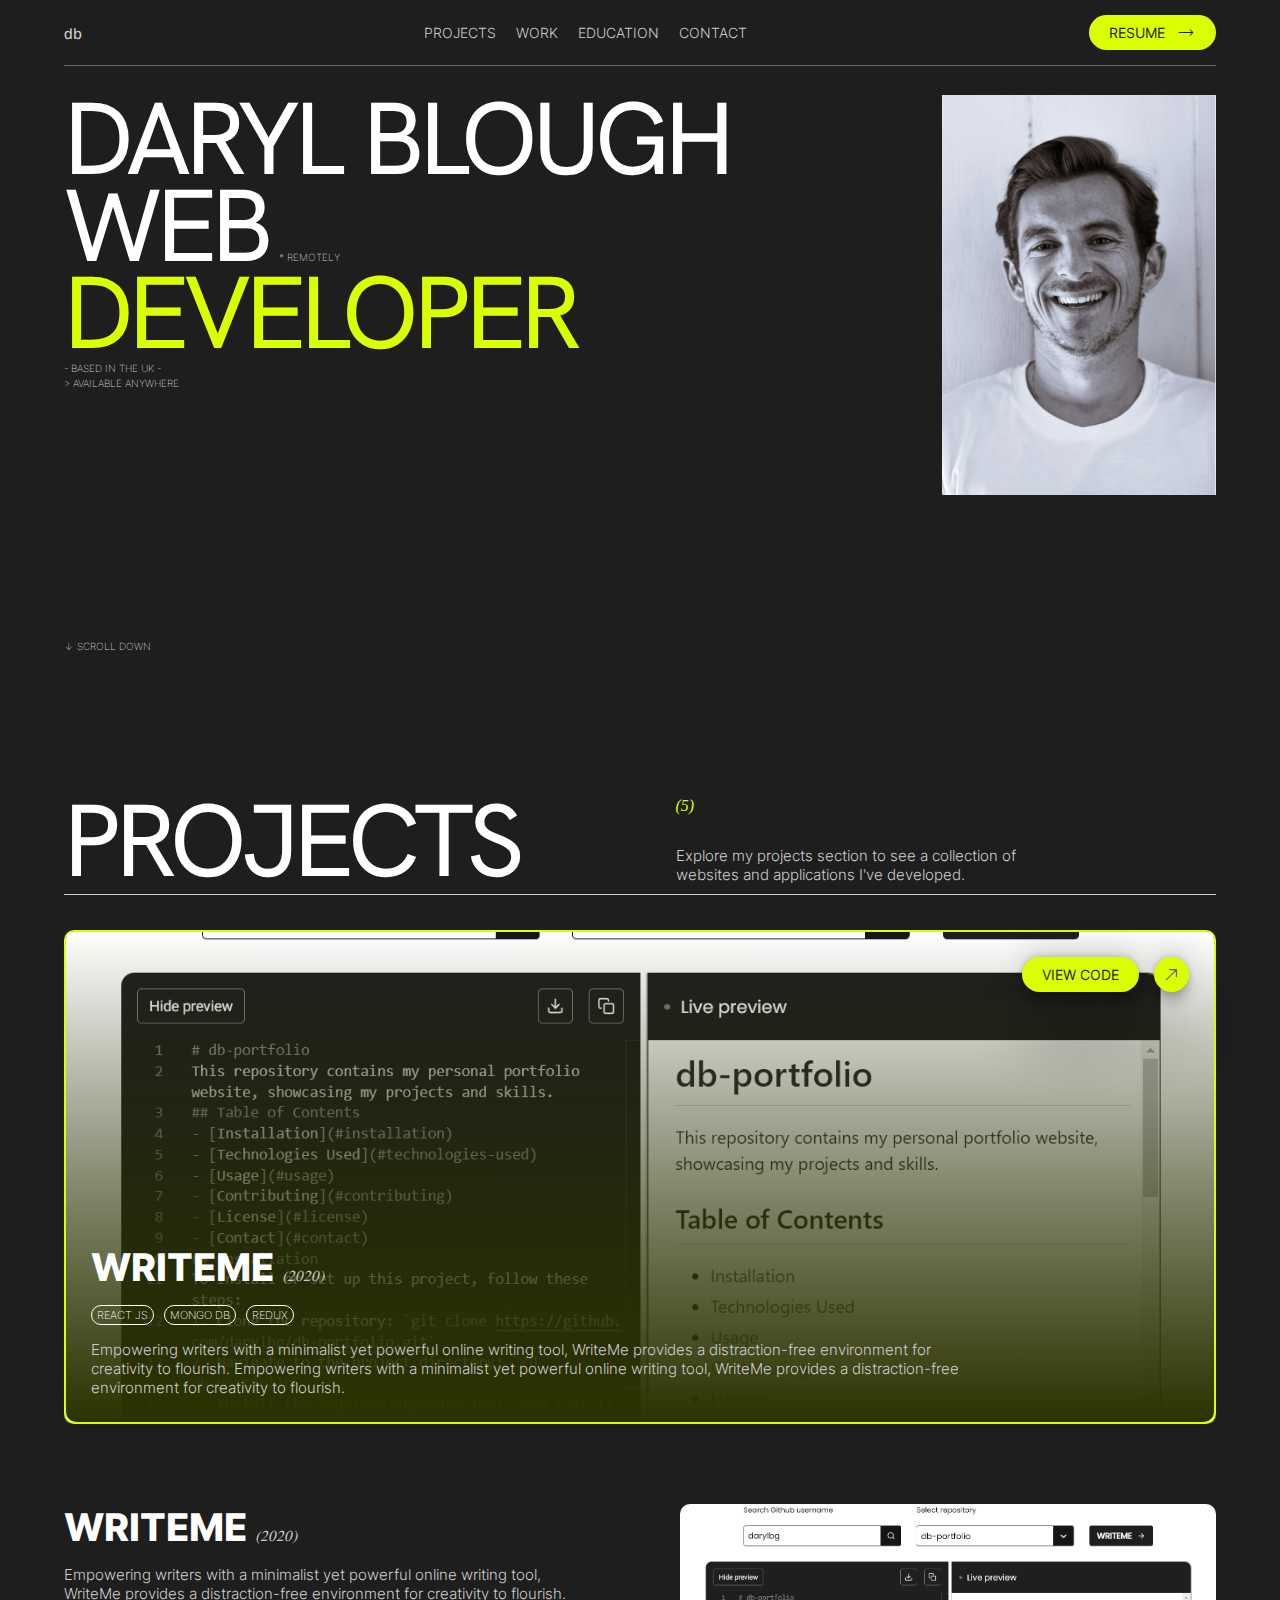
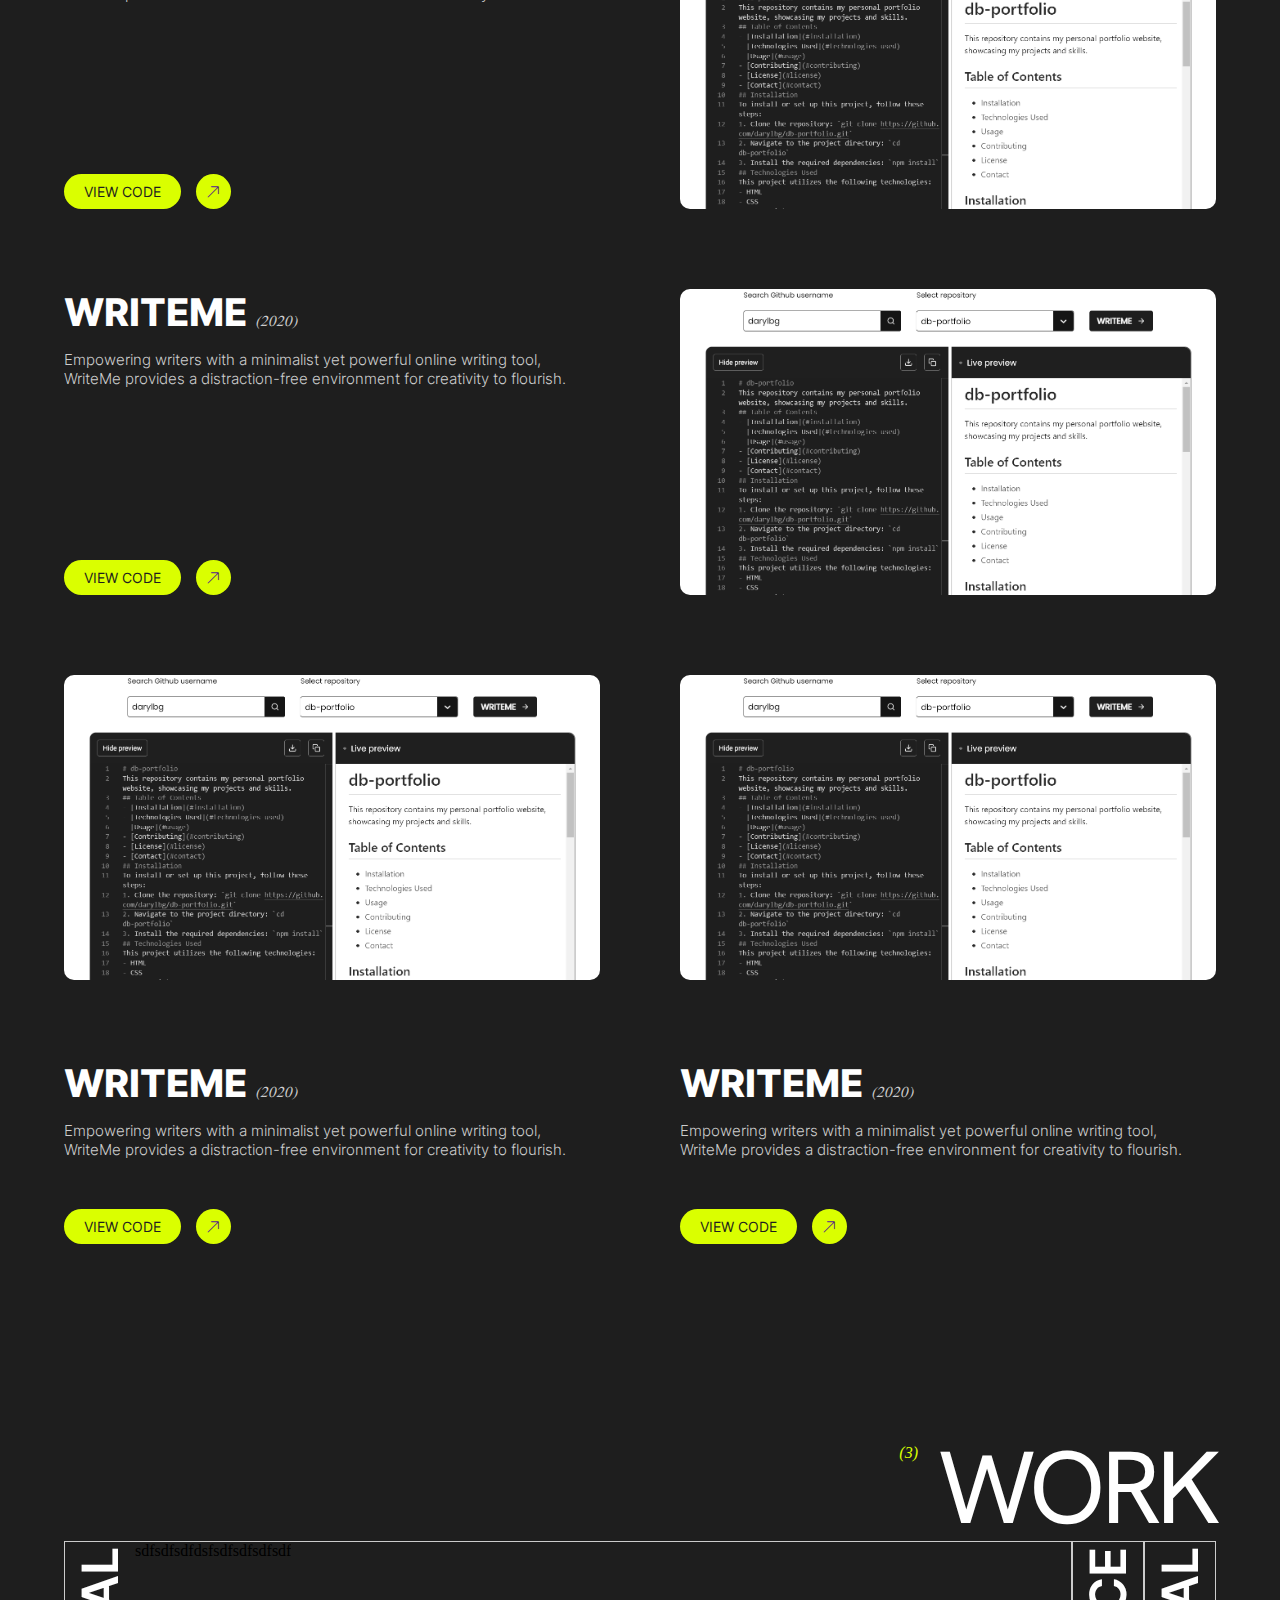
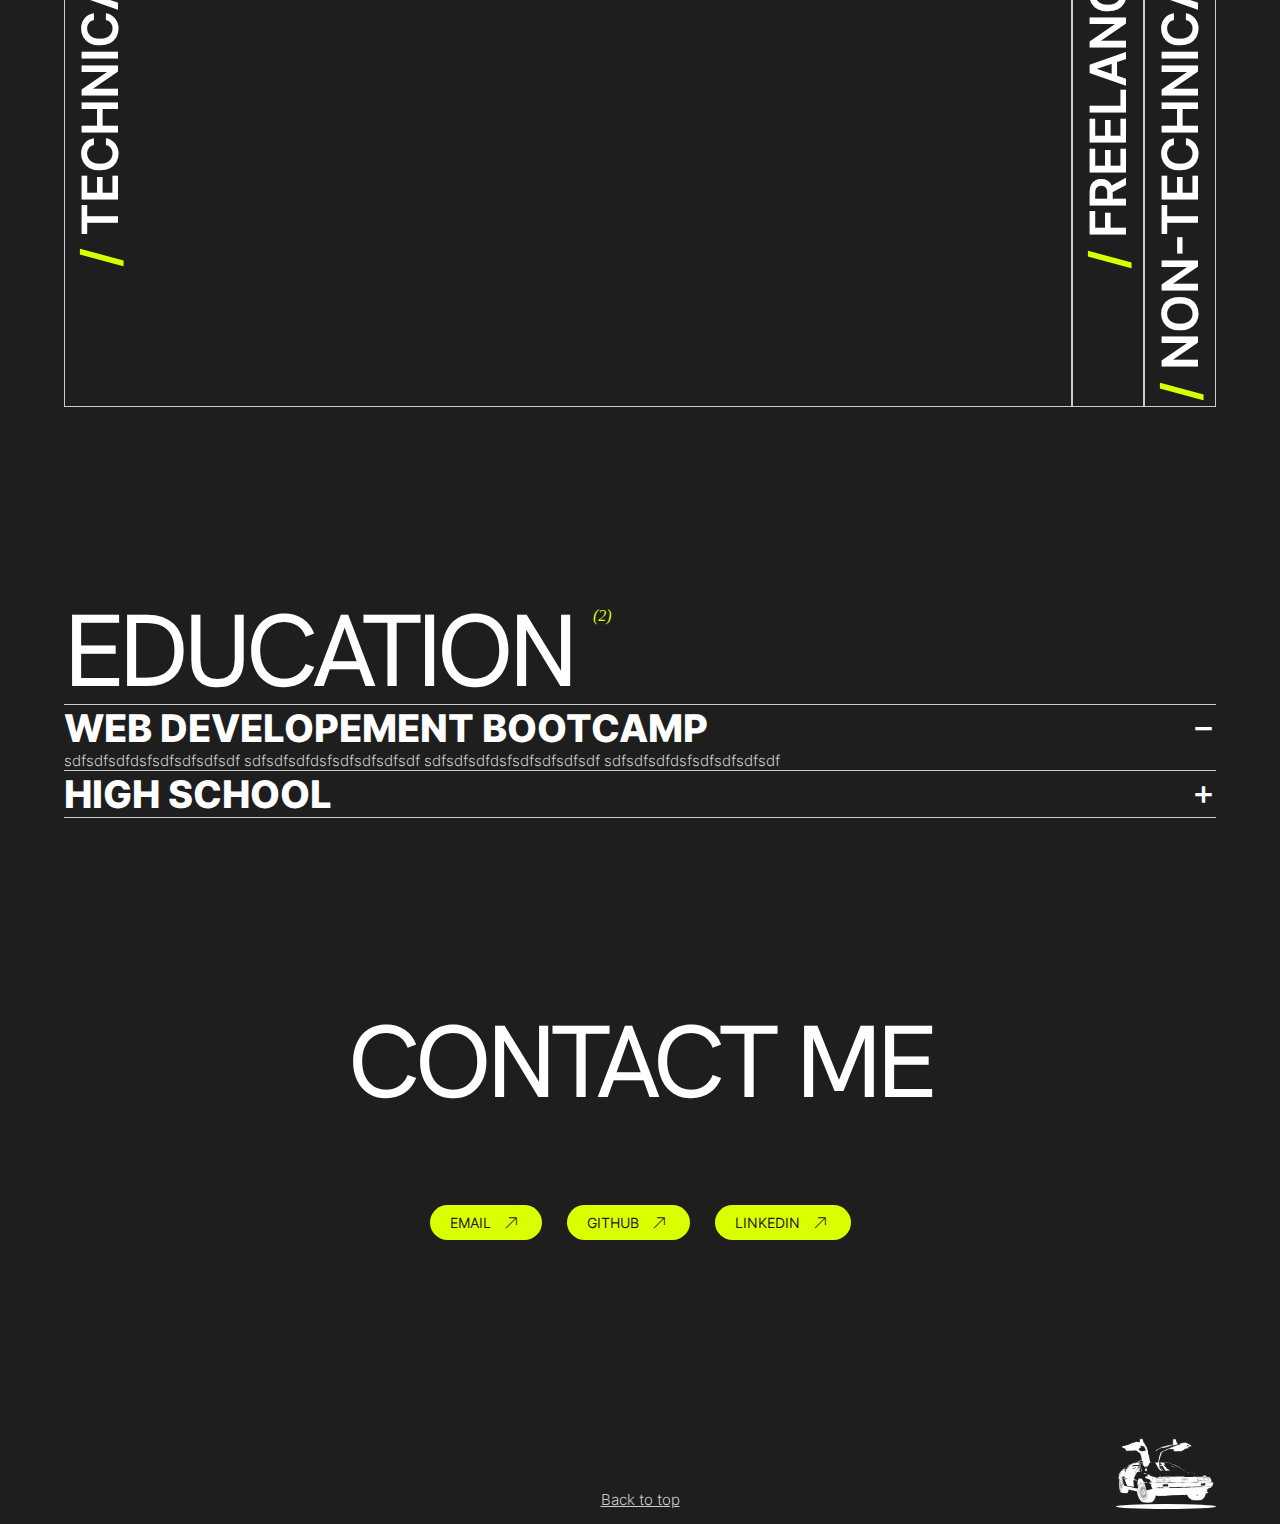
<file: index.html>
<!DOCTYPE html>
<html lang="en">
  <head>
    <meta charset="UTF-8" />
    <meta name="viewport" content="width=device-width, initial-scale=1.0" />
    <title>Daryl Blough Portfolio</title>
    <link
      rel="stylesheet"
      href="https://fonts.googleapis.com/css2?family=Material+Symbols+Outlined:opsz,wght,FILL,GRAD@24,400,0,0"
    />
    <link
      rel="stylesheet"
      href="https://fonts.googleapis.com/css2?family=Material+Symbols+Rounded:opsz,wght,FILL,GRAD@24,300,0,-25"
    />
    <link rel="stylesheet" href="style.css" />
    <script src="https://ajax.googleapis.com/ajax/libs/jquery/3.6.3/jquery.min.js"></script>
  </head>
  <body id="body">
    <div class="navbar desktop-navbar">
      <div class="navbar-wrapper">
        <div class="logo"><a href="#app">db</a></div>
        <ul class="navbar-menu">
          <li class="menu-item"><a href="#projects-header">PROJECTS</a></li>
          <li class="menu-item"><a href="#work">WORK</a></li>
          <li class="menu-item"><a href="#education">EDUCATION</a></li>
          <li class="menu-item"><a href="#contact">CONTACT</a></li>
        </ul>
        <div>
          <a href="" class="link-type1"
            ><span>RESUME</span
            ><span class="material-symbols-rounded"> trending_flat </span>
          </a>
        </div>
      </div>
    </div>
    <div class="navbar mobile-navbar">
      <div class="m-navbar">
        <div class="m-navbar-logo">db</div>
        <button id="m-menu-trigger" class="m-menu-button link-type1">
          <span id="m-menu-trigger-icon" class="material-symbols-rounded"
            >menu</span
          >
          MENU
        </button>
      </div>
      <ul id="m-navbar-menu" class="m-navbar-menu">
        <li class="menu-item"><a href="#app">HOME</a></li>
        <li class="menu-item"><a href="#projects-header">PROJECTS</a></li>
        <li class="menu-item"><a href="#work">WORK</a></li>
        <li class="menu-item"><a href="#education">EDUCATION</a></li>
        <li class="menu-item"><a href="#contact">CONTACT</a></li>
        <li class="">
          <a href="" class="link-type1"
            ><span>RESUME</span
            ><span class="material-symbols-rounded"> trending_flat </span>
          </a>
        </li>
      </ul>
    </div>
    <div class="app" id="app">
      <div class="home">
        <div class="home-intro-wrapper">
          <div class="home-text">
            <div class="header">
              <p class="header-text heading">DARYL BLOUGH</p>
              <p class="header-text heading">
                WEB<span class="inline-header-subtext">* REMOTELY</span>
              </p>
              <p class="header-text accent-header heading">DEVELOPER</p>
              <div class="header-subtext">
                <p>- BASED IN THE UK -</p>
                <p>> AVAILABLE ANYWHERE</p>
              </div>
            </div>
          </div>
          <div class="home-image">
            <div class="image">
              <img src="./assets/images/unsplash_rriAI0nhcbc.jpg" alt="" />
            </div>
          </div>
        </div>
        <div class="text">
          <p class="header-subtext scrolldown-subtext">↓ SCROLL DOWN</p>
        </div>
        <div class="projects-header" id="projects-header">
          <div class="section-header">
            <p class="heading">PROJECTS</p>
            <span class="sm-section-header-number hide-on-md">(5)</span>
          </div>
          <div class="section-header-content">
            <div class="content-wrapper">
              <p class="number hide-on-sm">(5)</p>
              <p class="text">
                Explore my projects section to see a collection of websites and
                applications I've developed.
              </p>
            </div>
          </div>
        </div>
      </div>
      <div class="projects">
        <div class="featured-project">
          <div class="featured-project-image">
            <img
              src="./assets/images/zoomtube.png"
              class="featured-project-image"
            />
          </div>
          <div class="featured-project-content">
            <div class="featured-project-links">
              <div class="link-group">
                <a href="" class="link-type1">
                  <span>VIEW CODE</span>
                </a>
                <a href="" class="link-type2">
                  <span class="material-symbols-rounded"> north_east </span>
                </a>
              </div>
            </div>
            <div class="project-content-header item-header">
              <p class="title">WRITEME<span>(2020)</span></p>
              <div class="techstack">
                <div class="tech">REACT JS</div>
                <div class="tech">MONGO DB</div>
                <div class="tech">REDUX</div>
              </div>
              <p class="text">
                Empowering writers with a minimalist yet powerful online writing
                tool, WriteMe provides a distraction-free environment for
                creativity to flourish. Empowering writers with a minimalist yet
                powerful online writing tool, WriteMe provides a
                distraction-free environment for creativity to flourish.
              </p>
            </div>
          </div>
        </div>
        <div class="project-layout-1 project-layout">
          <div class="project">
            <div class="project-content">
              <div class="project-content-header item-header">
                <p class="title">WRITEME<span>(2020)</span></p>
                <p class="text">
                  Empowering writers with a minimalist yet powerful online
                  writing tool, WriteMe provides a distraction-free environment
                  for creativity to flourish.
                </p>
              </div>
              <div class="project-content-footer">
                <div class="link-group">
                  <a href="" class="link-type1">
                    <span>VIEW CODE</span>
                  </a>
                  <a href="" class="link-type2">
                    <span class="material-symbols-rounded"> north_east </span>
                  </a>
                </div>
              </div>
            </div>
            <div class="project-image">
              <img
                src="./assets/images/zoomtube.png"
                alt="writeme project image"
              />
            </div>
          </div>
          <div class="project">
            <div class="project-content">
              <div class="project-content-header item-header">
                <p class="title">WRITEME<span>(2020)</span></p>
                <p class="text">
                  Empowering writers with a minimalist yet powerful online
                  writing tool, WriteMe provides a distraction-free environment
                  for creativity to flourish.
                </p>
              </div>
              <div class="project-content-footer">
                <div class="link-group">
                  <a href="" class="link-type1">
                    <span>VIEW CODE</span>
                  </a>
                  <a href="" class="link-type2">
                    <span class="material-symbols-rounded"> north_east </span>
                  </a>
                </div>
              </div>
            </div>
            <div class="project-image">
              <img
                src="./assets/images/zoomtube.png"
                alt="writeme project image"
              />
            </div>
          </div>
        </div>
        <div class="project-layout-2 project-layout">
          <div class="project">
            <div class="project-image project-layout-2-image">
              <img
                src="./assets/images/zoomtube.png"
                alt="writeme project image"
              />
            </div>
            <div class="project-content project-layout-2-content">
              <div class="project-content-header item-header">
                <p class="title">WRITEME<span>(2020)</span></p>
                <p class="text">
                  Empowering writers with a minimalist yet powerful online
                  writing tool, WriteMe provides a distraction-free environment
                  for creativity to flourish.
                </p>
              </div>
              <div class="project-content-footer">
                <div class="link-group">
                  <a href="" class="link-type1">
                    <span>VIEW CODE</span>
                  </a>
                  <a href="" class="link-type2">
                    <span class="material-symbols-rounded"> north_east </span>
                  </a>
                </div>
              </div>
            </div>
          </div>
          <div class="project">
            <div class="project-image project-layout-2-image">
              <img
                src="./assets/images/zoomtube.png"
                alt="writeme project image"
              />
            </div>
            <div class="project-content project-layout-2-content">
              <div class="project-content-header item-header">
                <p class="title">WRITEME<span>(2020)</span></p>
                <p class="text">
                  Empowering writers with a minimalist yet powerful online
                  writing tool, WriteMe provides a distraction-free environment
                  for creativity to flourish.
                </p>
              </div>
              <div class="project-content-footer">
                <div class="link-group">
                  <a href="" class="link-type1">
                    <span>VIEW CODE</span>
                  </a>
                  <a href="" class="link-type2">
                    <span class="material-symbols-rounded"> north_east </span>
                  </a>
                </div>
              </div>
            </div>
          </div>
        </div>
      </div>
      <div class="work" id="work">
        <div class="section-header">
          <span class="sm-section-header-number">(3)</span>
          <p class="heading">WORK</p>
        </div>
        <div class="work-fields">
          <div class="work-field work-expanded">
            <div class="work-field-header">
              <span class="text"><span>/ </span>TECHNICAL</span>
            </div>
            <div class="work-field-content">sdfsdfsdfdsfsdfsdfsdfsdf</div>
          </div>
          <div class="work-field work-collapsed">
            <div class="work-field-header">
              <span class="text"><span>/ </span>FREELANCE</span>
            </div>
            <div class="work-field-content">sdfsdfsdfdsfsdfsdfsdfsdf</div>
          </div>
          <div class="work-field work-collapsed">
            <div class="work-field-header">
              <span class="text"><span>/ </span>NON-TECHNICAL</span>
            </div>
            <div class="work-field-content">sdfsdfsdfdsfsdfsdfsdfsdf</div>
          </div>
        </div>
      </div>
      <div class="education" id="education">
        <div class="section-header">
          <p class="heading">EDUCATION</p>
          <span class="sm-section-header-number">(2)</span>
        </div>
        <div class="education-levels">
          <div class="education-level level-expand">
            <div class="level-header item-header">
              <div class="title">WEB DEVELOPEMENT BOOTCAMP</div>
              <span class="material-symbols-outlined">remove</span>
            </div>
            <div class="level-content">
              <p class="text">
                sdfsdfsdfdsfsdfsdfsdfsdf sdfsdfsdfdsfsdfsdfsdfsdf
                sdfsdfsdfdsfsdfsdfsdfsdf sdfsdfsdfdsfsdfsdfsdfsdf
              </p>
            </div>
          </div>
          <div class="education-level level-collapse">
            <div class="level-header item-header">
              <div class="title">HIGH SCHOOL</div>
              <span class="material-symbols-outlined">add</span>
            </div>
            <div class="level-content">
              <p class="text">
                sdfsdfsdfdsfsdfsdfsdfsdf sdfsdfsdfdsfsdfsdfsdfsdf
                sdfsdfsdfdsfsdfsdfsdfsdf sdfsdfsdfdsfsdfsdfsdfsdf
              </p>
            </div>
          </div>
        </div>
      </div>
      <div class="contact" id="contact">
        <div class="section-header">
          <p class="heading">CONTACT ME</p>
        </div>
        <div class="contact-content">
          <div class="contact-item">
            <a href="" class="link-type1">
              <span>EMAIL</span
              ><span class="material-symbols-rounded"> north_east </span>
            </a>
          </div>
          <div class="contact-item">
            <a href="" class="link-type1">
              <span>GITHUB</span
              ><span class="material-symbols-rounded"> north_east </span>
            </a>
          </div>
          <div class="contact-item">
            <a href="" class="link-type1">
              <span>LINKEDIN</span
              ><span class="material-symbols-rounded"> north_east </span>
            </a>
          </div>
        </div>
      </div>
      <div class="footer">
        <div class="back-to-top"><a href="#app" class="text">Back to top</a></div>
        <div class="history-trigger">
          <img src="./assets/images/delorean.png" alt="" />
        </div>
        <div class="history">
          <div class="history-header text">
            <span>Previous portfolios</span>
          </div>
          <div class="history-items">
            <a href="" class="item"
              ><img src="./assets/images/zoomtube.png" alt=""
            /></a>
            <a href="" class="item"
              ><img src="./assets/images/zoomtube.png" alt=""
            /></a>
          </div>
        </div>
      </div>
    </div>
    <script src="script.js"></script>
    <!-- <script src="https://code.jquery.com/jquery-3.7.1.min.js" integrity="sha256-/JqT3SQfawRcv/BIHPThkBvs0OEvtFFmqPF/lYI/Cxo=" crossorigin="anonymous"></script> -->
  </body>
</html>
</file>
<file: style.css>
@font-face {
  font-family: "Familjen Grotesk";
  src: url("./assets/fonts/Familjen_Grotesk/FamiljenGrotesk-VariableFont_wght.ttf")
    format("truetype");
}

@font-face {
  font-family: "Inter";
  src: url("./assets/fonts/Inter/Inter-VariableFont_slnt\,wght.ttf")
    format("truetype");
}

@font-face {
  font-family: "Times Newer Roman";
  src: url("./assets/fonts/times_newer_roman/TimesNewerRoman-Regular.otf")
    format("truetype");
}

@font-face {
  font-family: "Hanken Grotesk";
  src: url("./assets/fonts/Hanken_Grotesk/HankenGrotesk-VariableFont_wght.ttf")
    format("truetype");
}

.material-symbols-rounded {
  font-variation-settings: "FILL" 0, "wght" 200, "GRAD" 0, "opsz" 24;
}

:root {
  --black: #1e1e1e;
  --black-50: #6a6a6a;
  --white: #fff;
  --white-darker: #cccccc;
  --accent: #daff00;
  --accent-darker: #b1cc00;

  --familjen-grotesk: "Familjen Grotesk";
  --hanken-grotesk: "Hanken Grotesk";
  --inter: "Inter";
  --times-newer-roman: "Times Newer Roman";
}

html {
  scroll-behavior: smooth;
}

body {
  /* width: 100vw; */
  overflow-x: hidden;
  margin: 0;
  padding: 0;
  display: flex;
  flex-direction: column;
  justify-content: center;
  background-color: var(--black);
  color: var(--black-100);
  font-family: var(--raleway-font);
}

/* scrollbar */

body::-webkit-scrollbar {
  width: 0.5em;
}
 
body::-webkit-scrollbar-track {
  background-color: var(--black);
}
 
body::-webkit-scrollbar-thumb {
  background-color: var(--white-darker);
  /* outline: 1px solid slategrey; */
  border-radius: 50px;
}

/* global styles */

.heading {
  margin: 0;
  font-family: var(--hanken-grotesk);
  color: var(--white);
  /* container-type: inline-size; */
  font-size: 8cqw;
  line-height: 0.85;
  letter-spacing: -5px;
}

.title {
  color: var(--white);
  font-family: var(--inter);
  font-weight: 800;
  margin: 0;
  font-size: 3cqw;
}

.text {
  color: var(--white-darker);
  margin: 0;
  font-family: var(--inter);
  font-size: 15px;
  font-weight: 300;
  text-wrap: pretty;
}

.link-group {
  display: flex;
  flex-direction: row;
  gap: 15px;
}

.link-type1 {
  height: 35px;
  background-color: var(--accent);
  display: flex;
  align-items: center;
  padding: 0px 20px;
  border-radius: 50px;
  text-decoration: none;
  text-decoration: none;
  width: fit-content;
  color: var(--black);
  font-family: var(--inter);
  font-weight: 400;
  font-size: 14px;
  gap: 10px;
  border: none;
}

.link-type2 {
  background-color: var(--accent);
  border: none;
  border-radius: 50%;
  height: 35px;
  width: 35px;
  display: flex;
  justify-content: center;
  align-items: center;
  text-decoration: none;
}

.link-type1:hover,
.link-type2:hover {
  cursor: pointer;
}

.link-type1 .material-symbols-rounded,
.link-type2 .material-symbols-rounded {
  font-size: 21px;
  font-weight: 400;
}

/* section headings */

.section-header {
  display: flex;
  flex-direction: row;
}

.projects-header {
  display: flex;
  flex-direction: row;
  border-bottom: 1px solid var(--white-darker);
  padding-bottom: 10px;
}

.section-header-content {
  display: flex;
  flex-grow: 1;
  flex-direction: column;
  align-items: center;
}

.section-header-content .content-wrapper {
  max-width: 400px;
  display: flex;
  flex-direction: column;
  justify-content: space-between;
  height: 100%;
  padding-left: 15px;
}

.section-header-content .content-wrapper .number {
  color: var(--accent);
  font-style: italic;
  margin: 0;
}

.sm-section-header-number {
  color: var(--accent);
  font-style: italic;
  padding: 0 20px;
}

@media screen and (max-width: 768px) {
  .projects-header {
    flex-direction: column;
  }
}

/* NAVBAR */

.navbar {
  display: flex;
  flex-direction: row;
  position: fixed;
  width: 100%;
  top: 0;
  transition: all ease-in-out 0.4s;
  box-sizing: border-box;
  background-color: var(--black);
  max-width: 1600px;
  z-index: 99;
}

.navbar-wrapper {
  display: flex;
  justify-content: space-between;
  align-items: center;
  width: 100%;
  padding: 15px 0;
  border-bottom: 1px solid var(--black-50);
}

.logo a {
  color: var(--white-darker);
  font-family: var(--familjen-grotesk);
  text-decoration: none;
}

.desktop-navbar {
  align-self: center;
  padding: 0 5%;
}

.navbar-menu {
  display: flex;
  align-items: center;
  gap: 20px;
  flex-direction: row;
  padding: 0;
  margin: 0;
}

.menu-item {
  list-style-type: none;
}

.menu-item a {
  text-decoration: none;
  color: var(--white-darker);
  font-family: var(--inter);
  font-weight: 300;
  font-size: 14px;
}

.menu-item a:hover {
  text-decoration: none;
  color: var(--white);
  transition: all ease-in-out 0.2s;
}

/* MOBILE NAVBAR */

.m-navbar {
  display: flex;
  justify-content: space-between;
  width: 100%;
  padding: 10px;
  align-items: center;
}

.m-navbar-logo {
  color: var(--white);
}

.m-navbar .link-type1 {
  z-index: 99;
}

.m-navbar-menu {
  position: absolute;
  top: 55px;
  left: 100%;
  height: calc(100svh - 55px);
  background-color: var(--black);
  margin: 0;
  padding: 50px 20px;
  box-sizing: border-box;
  display: flex;
  justify-content: center;
  flex-direction: column;
}

.m-navbar-menu .menu-item a {
  font-size: 25px;
}

.m-navbar-menu .menu-item {
  padding: 15px 0;
}

.app {
  display: flex;
  flex-direction: column;
  width: 100%;
  align-self: center;
  padding: 70px 5% 0 5%;
  max-width: 1600px;
  box-sizing: border-box;
}

/* home */

.home {
  display: flex;
  flex-direction: column;
  height: calc(100svh - 75px);
  justify-content: space-between;
  box-sizing: border-box;
  padding-top: 25px;
}

.home-intro-wrapper {
  width: 100%;
  display: flex;
  flex-direction: row;
}

.home-text {
  display: flex;
  flex-direction: column;
  flex-grow: 1;
  justify-content: space-between;
}

.home-text .header {
  width: 100%;
}

.home-text .header .accent-header {
  color: var(--accent);
}

.inline-header-subtext {
  padding-left: 10px;
}

.inline-header-subtext,
.header-subtext {
  color: var(--white-darker);
  font-family: var(--inter);
  font-size: 10px;
  margin: 0;
  line-height: 0.5;
  font-weight: 200;
  letter-spacing: 0px;
}

.scrolldown-subtext {
  margin: 0;
  line-height: 1;
}

.home-image {
  display: flex;
  width: 350px;
  max-width: 35%;
  max-height: 400px;
  justify-content: flex-end;
}

.home-image .image img {
  width: 100%;
  height: 100%;
}

.home-image .text {
  display: flex;
  align-items: flex-end;
}

/* projects */

.projects,
.work,
.education,
.contact {
  margin-bottom: 200px;
}

.projects {
  display: flex;
  flex-direction: column;
  justify-content: center;
  gap: 50px;
  margin-top: 35px;
}

.featured-project {
  width: 100%;
  height: 100%;
  aspect-ratio: 21/9;
  display: flex;
  position: relative;
  border-radius: 10px;
  border: 2px solid var(--accent);
  min-height: 450px;
  box-sizing: border-box;
}

.featured-project::before {
  content: "";
  background: linear-gradient(to top, rgb(0, 0, 0, 1), transparent);
  position: absolute;
  height: 100%;
  width: 100%;
  border-radius: 10px;
  z-index: 70;
}

.featured-project-links {
  display: flex;
  justify-content: flex-end;
}

.featured-project-links .link-group a {
  box-shadow: rgba(0, 0, 0, 0.25) 0px 54px 55px,
    rgba(0, 0, 0, 0.12) 0px -12px 30px, rgba(0, 0, 0, 0.12) 0px 4px 6px,
    rgba(0, 0, 0, 0.17) 0px 12px 13px, rgba(0, 0, 0, 0.09) 0px -3px 5px;
}

.featured-project-image {
  position: absolute;
  height: 100%;
  width: 100%;
  border-radius: 7px;
}

.featured-project-image img {
  object-fit: cover;
  object-position: center center;
  filter: grayscale(1);
}

.featured-project:hover > .featured-project-image img {
  filter: grayscale(0);
  transition: all ease-in-out 0.3s;
}

.featured-project-content {
  display: flex;
  flex: 1;
  justify-content: space-between;
  flex-direction: column;
  padding: 25px;
  box-sizing: border-box;
  z-index: 80;
  background: linear-gradient(to top, rgb(218, 255, 0, 0.2), transparent);
}

.featured-project-content .project-content-header {
  max-width: 900px;
}

.project-content-header .techstack {
  display: flex;
  flex-direction: row;
  gap: 10px;
}

.techstack .tech {
  border: 1px solid white;
  border-radius: 50px;
  color: var(--white);
  font-family: var(--inter);
  font-weight: 200;
  font-size: 11px;
  padding: 2px 5px;
}

.project-layout-1 {
  display: flex;
  flex-direction: column;
  gap: 50px;
}

.project-layout-2 {
  display: flex;
  flex-direction: row;
  gap: 20px;
}

.project-layout-1 .project {
  flex-direction: row;
}

.project-layout-2 .project {
  flex-direction: column;
}

.project {
  display: flex;
  flex: 1;
  gap: 20px;
}

.project-content {
  display: flex;
  flex-direction: column;
  justify-content: space-between;
  flex: 1;
}

.project-content-header {
  z-index: 80;
}

.project-content-header .title,
.project-content-header .techstack {
  margin: 0 0 15px 0;
}

.project-content-header .title span {
  color: var(--white-darker);
  font-family: var(--times-newer-roman);
  font-weight: 200;
  margin: 0 8px;
  font-style: italic;
  font-size: 15px;
}

.project-image {
  position: relative;
  border-radius: 10px;
  flex: 1;
}

.project-image img {
  height: 100%;
  width: 100%;
  object-fit: cover;
  border-radius: 10px;
  aspect-ratio: 16/9;
  filter: grayscale(1);
}

.project:hover > .project-image img {
  filter: grayscale(0);
  transition: all ease-in-out 0.3s;
}

.view-project {
  position: absolute;
  top: 5px;
  right: 5px;
  color: var(--accent);
  font-family: var(--inter);
}

.project-layout-2-image,
.project-layout-2-content {
  flex-grow: 0;
}

.project-layout-2-content .project-content-footer {
  margin-top: 50px;
}

/* work */

.work {
  display: flex;
  flex-direction: column;
}

.work .section-header {
  justify-content: flex-end;
  padding-bottom: 10px;
}

.work-fields {
  display: flex;
  flex-direction: row;
  width: 100%;
}

.work-field {
  display: flex;
  flex-direction: row;
  border: 1px solid var(--white-darker);
  box-sizing: border-box;
}

.work-expanded {
  flex: 1;
}

.work-expanded .work-field-content {
  width: auto;
  height: auto;
}

.work-collapsed {
  flex: 0;
}

.work-collapsed .work-field-content {
  width: 0;
  height: auto;
}
.work-field-content {
  overflow: hidden;
}
.work-field-header {
  display: flex;
  flex-direction: column;
  cursor: pointer;
  justify-content: flex-start;
}

.work-field-header .text {
  writing-mode: vertical-rl;
  transform: scale(-1);
  color: var(--white);
  font-family: var(--inter);
  font-size: 50px;
  font-weight: 600;
  margin: 0;
  padding: 5px;
}

.work-field-header .text span {
  color: var(--accent);
}

.work-field-content {
  overflow: hidden;
  width: 100%;
}

/* education */

.education .section-header {
  padding-bottom: 10px;
}

.education-levels {
  display: flex;
  flex-direction: column;
}

.education-level {
  flex-direction: column;
  border-bottom: 1px solid var(--white-darker);
}

.education-level:first-child {
  border-top: 1px solid var(--white-darker);
}

.level-expand .level-content {
  height: auto;
}

.level-collapse .level-content {
  height: 0;
  overflow: hidden;
}

.level-header {
  display: flex;
  flex-direction: row;
  justify-content: space-between;
  align-items: center;
}

.level-header .title {
  flex: 1;
}

.level-header:hover {
  cursor: pointer;
  height: 100%;
}

.level-header .material-symbols-outlined {
  color: white;
  font-size: 25px;
  font-weight: 900;
}

.level-content .description {
  color: var(--white-darker);
  font-family: var(--inter);
  margin: 0;
  font-weight: 300;
  text-wrap: pretty;
}

/* contact */

.contact {
  margin-bottom: 100px;
}

.contact .section-header {
  justify-content: center;
  margin-bottom: 100px;
}

.contact-content {
  width: 100%;
  display: flex;
  flex-direction: row;
  justify-content: center;
  gap: 25px;
}

.contact-item {
  display: flex;
  justify-content: center;
}

/* footer */

.footer {
  display: flex;
  justify-content: center;
  position: relative;
  align-items: baseline;
  margin: 150px 0 15px 0;
}

.footer .back-to-top p {
  text-decoration: underline;
}

.footer .history-trigger {
  position: absolute;
  right: 0;
  bottom: 0;
}

.footer .history-trigger:hover {
  cursor: pointer;
}

.footer .history-trigger img {
  width: 100px;
  z-index: 99;
  animation: MoveUpDown 1.5s linear infinite;
}

.footer .history-trigger::before {
  content: "";
  position: absolute;
  bottom: 0px;
  border-radius: 50%;
  width: 100%;
  height: 5px;
  background-color: #ffffff;
}

@keyframes MoveUpDown {
  0%,
  100% {
    padding-bottom: 0px;
  }
  50% {
    padding-bottom: 10px;
  }
}

.history {
  display: none;
  position: absolute;
  bottom: 0;
  right: 115px;
  flex-direction: column;
}

.history-header span {
  background-color: black;
  padding: 5px 10px;
  border-radius: 5px;
}

.history-items {
  display: flex;
  flex-direction: row;
  padding: 15px 0;
  gap: 15px;
}

.history-items .item {
  border-radius: 5px;
  box-sizing: border-box;
  display: flex;
}

.history-items .item img {
  aspect-ratio: 16 / 9;
  width: 280px;
  border-radius: 5px;
  border: 2px solid grey;
  box-sizing: border-box;
  box-shadow: rgba(255, 255, 255, 0.2) 0 0 90px 15px;
}

.history-items .item img:hover {
  border: 2px solid var(--accent);
}

/* MEDIA QUERIES */

@media screen and (min-width: 768px) {
  .mobile-navbar {
    display: none;
  }

  .home-image .text {
    display: none;
  }

  .hide-on-md {
    display: none;
  }
}

@media screen and (min-width: 1100px) {
  .projects {
    display: flex;
    flex-direction: column;
    justify-content: center;
    gap: 80px;
  }

  .project {
    display: flex;
    flex: 1;
    gap: 80px;
  }

  .project-layout-1 {
    display: flex;
    flex-direction: column;
    gap: 80px;
  }

  .project-layout-2 {
    display: flex;
    flex-direction: row;
    gap: 80px;
  }

  .history-items .item img {
    width: 320px;
  }
}

@media screen and (min-width: 1400px) {
  .heading {
    font-size: 120px;
  }
}

@media screen and (max-width: 768px) {
  .desktop-navbar {
    display: none;
  }

  .app {
    align-self: center;
    padding: 60px 10px 0 10px;
  }

  .home {
    justify-content: space-around;
  }

  .home-intro-wrapper {
    flex-direction: column;
  }

  .heading {
    font-size: 12cqw;
    letter-spacing: -2.5px;
  }

  .inline-header-subtext,
  .header-subtext {
    font-size: 9px;
  }

  .home-image {
    display: flex;
    width: 100%;
    max-width: 100%;
  }

  .home-image .image {
    width: auto;
    height: auto;
    max-height: 300px;
  }

  .inline-header-subtext,
  .home-text .subtext {
    font-size: 9px;
    line-height: 0.5;
  }

  .home-image {
    display: flex;
    width: 100%;
  }

  .projects-header {
    flex-direction: column;
  }

  .section-header p {
    padding-bottom: 8px;
  }

  .section-header-content {
    align-items: flex-start;
    max-width: 100%;
  }

  .section-header-content .content-wrapper {
    max-width: 100%;
    width: 100%;
  }

  .section-header-content .content-wrapper .text {
    font-size: 13px;
  }

  .text {
    font-size: 13px;
  }

  .project-layout-1 .project {
    flex-direction: column-reverse;
  }

  .project-layout-2 {
    flex-direction: column;
    gap: 50px;
  }

  .featured-project-content {
    padding: 15px;
  }

  .project-content-footer {
    margin-top: 40px;
  }
  .featured-project-content .project-content-header .title {
    font-size: 30px;
  }

  .title {
    font-size: 25px;
  }

  .project-content-header .description,
  .level-header .description {
    font-size: 15px;
  }

  .work-fields {
    display: flex;
    flex-direction: column;
  }

  .work-field {
    flex-direction: column;
  }

  .work-field-header .text {
    writing-mode: horizontal-tb;
    transform: none;
    font-size: 5cqw;
  }

  .work-expanded .work-field-content {
    width: auto;
    height: auto;
  }

  .work-collapsed .work-field-content {
    width: auto;
    height: 0;
  }

  .contact-content {
    flex-direction: column;
  }

  .history-items {
    flex-direction: column;
  }

  .history-items .item img {
    width: 50vw;
  }

  .hide-on-sm {
    display: none;
  }
}

@media screen and (max-width: 500px) {
  .home-image .image {
    max-height: 200px;
  }

  .featured-project-content {
    padding: 10px;
  }
}
</file>
